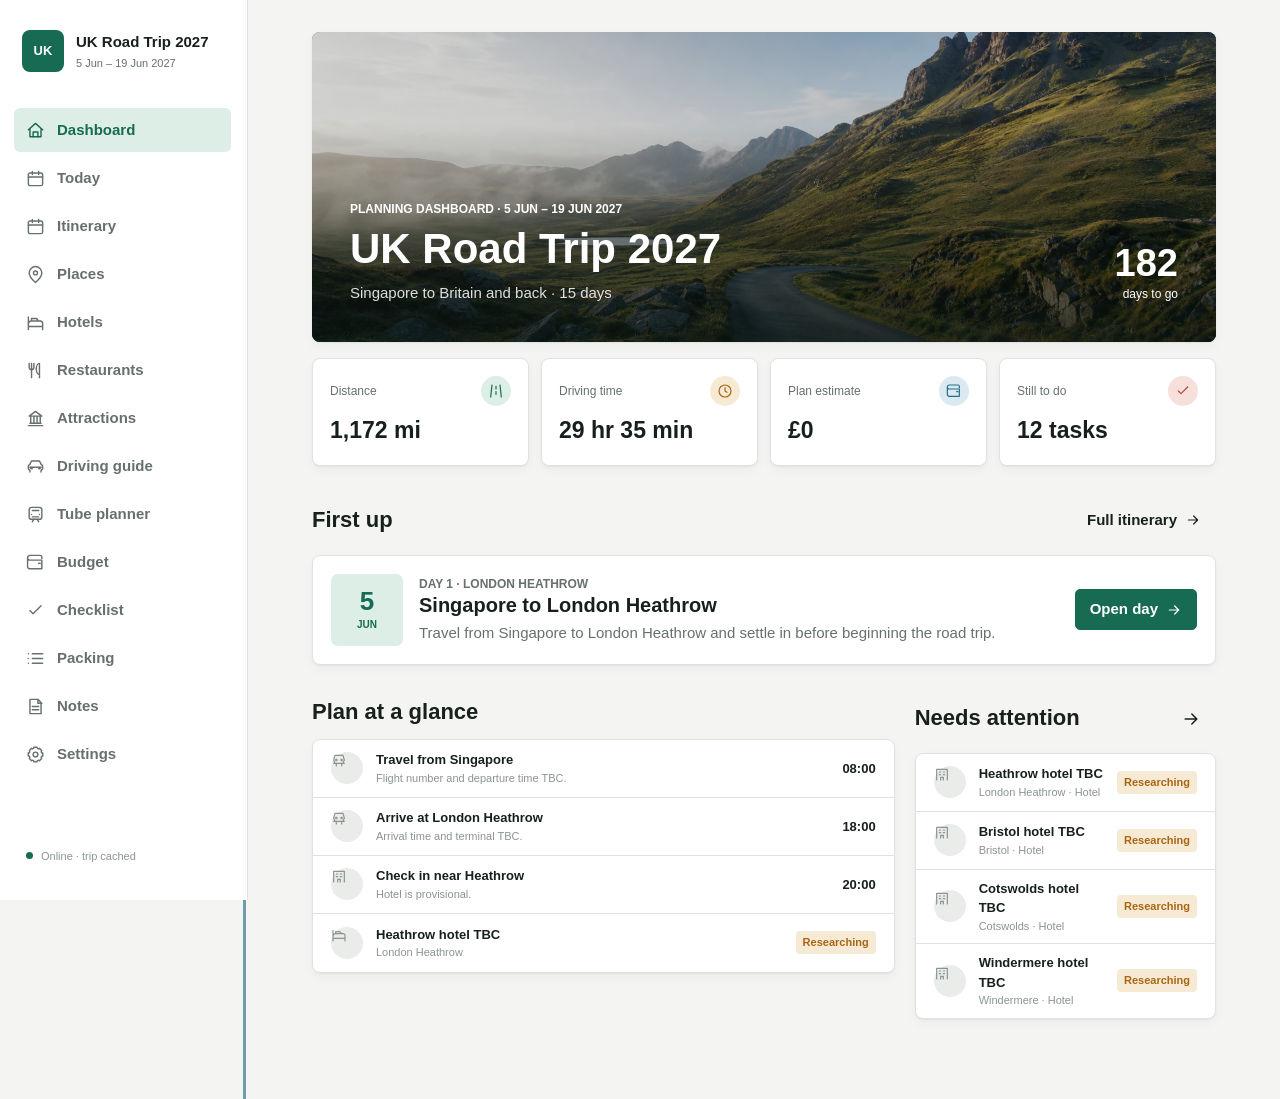
<file: index.html>
<!doctype html>
<html lang="en-GB">
<head>
  <meta charset="utf-8">
  <meta name="viewport" content="width=device-width, initial-scale=1, viewport-fit=cover">
  <meta name="theme-color" content="#f4f5f2">
  <meta name="description" content="A complete offline companion for UK Road Trip 2027.">
  <meta name="apple-mobile-web-app-capable" content="yes">
  <meta name="apple-mobile-web-app-status-bar-style" content="default">
  <meta name="apple-mobile-web-app-title" content="UK Road Trip">
  <link rel="manifest" href="manifest.webmanifest">
  <link rel="apple-touch-icon" href="assets/icons/icon-192.png">
  <link rel="icon" href="assets/icons/icon-192.png">
  <link rel="preload" href="assets/images/highlands-road.jpg" as="image" fetchpriority="high">
  <link rel="modulepreload" href="js/app.js">
  <link rel="stylesheet" href="css/tokens.css">
  <link rel="stylesheet" href="css/base.css">
  <link rel="stylesheet" href="css/app.css">
  <link rel="stylesheet" href="css/print.css">
  <title>UK Road Trip 2027</title>
</head>
<body>
  <a class="skip-link" href="#main">Skip to main content</a>
  <div id="app" class="app-shell" aria-busy="true">
    <aside class="sidebar" aria-label="Primary navigation">
      <a class="brand" href="#/dashboard" aria-label="UK Road Trip dashboard">
        <span class="brand-mark" aria-hidden="true">UK</span>
        <span><strong id="brand-name">UK Road Trip</strong><small id="brand-dates">Loading trip...</small></span>
      </a>
      <nav id="desktop-nav" class="desktop-nav"></nav>
      <div class="sidebar-footer">
        <span id="sync-status" class="sync-status"><span class="status-dot"></span> Checking connection</span>
      </div>
    </aside>

    <main id="main" class="main-content" tabindex="-1">
      <div class="loading-screen">
        <span class="loader" aria-hidden="true"></span>
        <p>Preparing your trip</p>
      </div>
    </main>

    <nav id="mobile-nav" class="mobile-nav" aria-label="Primary navigation"></nav>
  </div>

  <div id="toast-region" class="toast-region" aria-live="polite" aria-atomic="true"></div>
  <div id="modal-root"></div>
  <input id="file-import" type="file" accept="application/json,.json" hidden>
  <script type="module" src="js/app.js"></script>
</body>
</html>
</file>
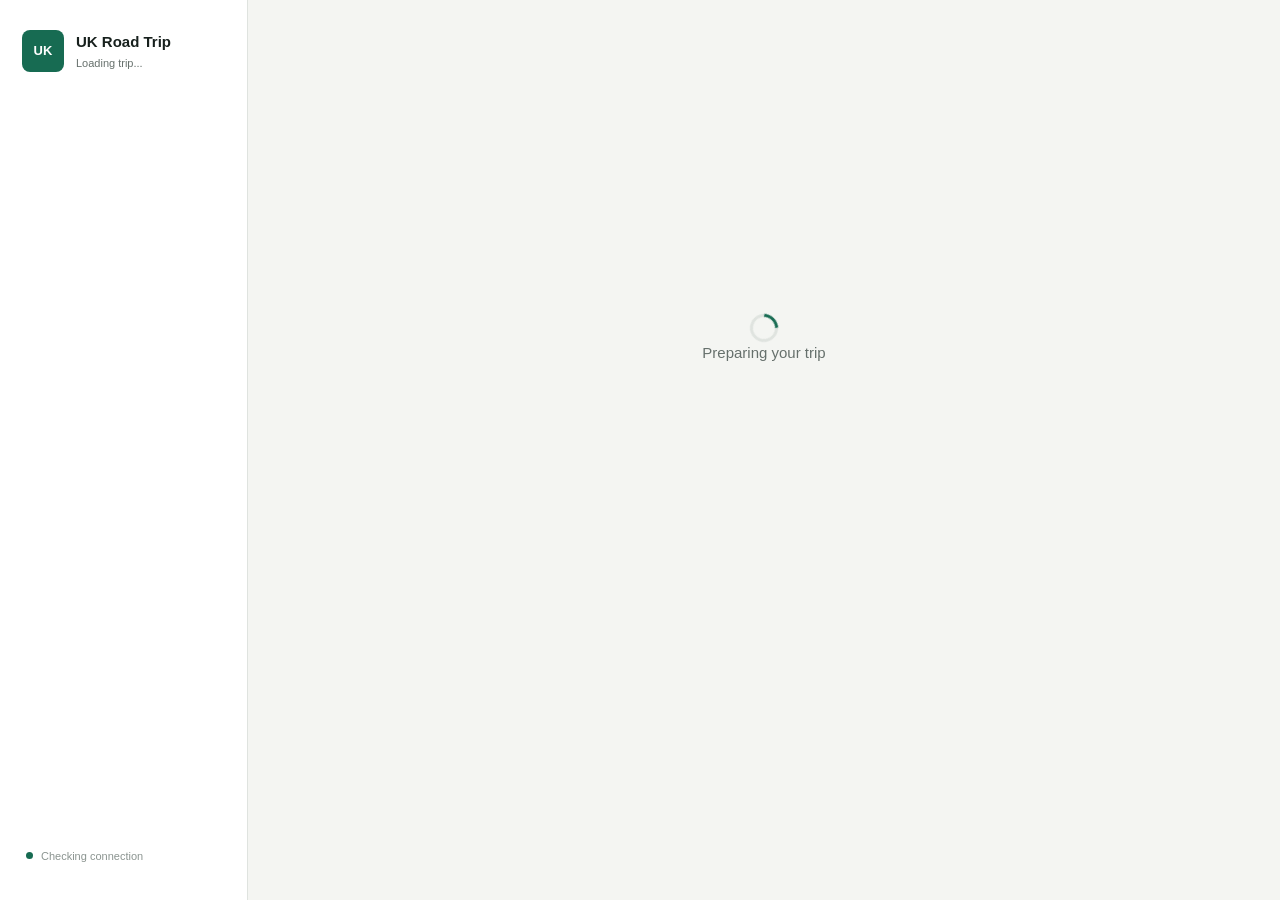
<file: src/recover.html>
<!doctype html>
<html lang="en-GB">
<head>
  <meta charset="utf-8">
  <meta name="viewport" content="width=device-width, initial-scale=1">
  <meta name="theme-color" content="#f4f5f2">
  <title>Refresh UK Road Trip</title>
  <style>
    :root { color-scheme: light dark; font-family: -apple-system, BlinkMacSystemFont, "Segoe UI", sans-serif; background: #f4f5f2; color: #17201d; }
    @media (prefers-color-scheme: dark) { :root { background: #141817; color: #f0f3f1; } .card { background: #1c211f; border-color: #323936; } }
    body { min-height: 100vh; display: grid; place-items: center; margin: 0; padding: 24px; }
    .card { width: min(100%, 520px); border: 1px solid #dfe3df; border-radius: 8px; background: #fff; padding: 28px; box-shadow: 0 12px 35px rgba(24, 34, 30, .12); }
    h1 { margin: 0 0 10px; font-size: 26px; }
    p { margin: 0 0 18px; color: #66706c; line-height: 1.5; }
    button, a { min-height: 44px; display: inline-flex; align-items: center; justify-content: center; border: 0; border-radius: 7px; background: #176b52; color: #fff; padding: 0 16px; font-weight: 750; text-decoration: none; cursor: pointer; }
    .muted { margin-top: 14px; font-size: 13px; }
  </style>
</head>
<body>
  <main class="card">
    <h1>Refreshing the travel app</h1>
    <p id="status">Clearing the old offline cache so the latest Dashboard can load.</p>
    <button id="retry" type="button" hidden>Open latest app</button>
    <p class="muted">This does not delete your exported files. It only removes this site’s old offline app shell from the browser.</p>
  </main>
  <script>
    const status = document.querySelector('#status');
    const retry = document.querySelector('#retry');
    const latestUrl = `./?recovered=${Date.now()}#/dashboard`;

    async function recover() {
      try {
        if ('serviceWorker' in navigator) {
          const registrations = await navigator.serviceWorker.getRegistrations();
          await Promise.all(registrations.map(registration => registration.unregister()));
        }
        if ('caches' in window) {
          const keys = await caches.keys();
          await Promise.all(keys.map(key => caches.delete(key)));
        }
        sessionStorage.setItem('ukrt:recovered', new Date().toISOString());
        status.textContent = 'Done. Opening the latest Dashboard now.';
        location.replace(latestUrl);
      } catch (error) {
        status.textContent = `Automatic refresh did not complete: ${error.message}`;
        retry.hidden = false;
      }
    }

    retry.addEventListener('click', () => location.assign(latestUrl));
    recover();
  </script>
</body>
</html>
</file>
<file: css/tokens.css>
/* Shared design tokens for light and dark application themes. */
:root {
  color-scheme: light;
  --font: -apple-system, BlinkMacSystemFont, "SF Pro Text", "Segoe UI", sans-serif;
  --font-display: -apple-system, BlinkMacSystemFont, "SF Pro Display", "Segoe UI", sans-serif;
  --bg: #f4f5f2;
  --surface: #ffffff;
  --surface-raised: #ffffff;
  --surface-muted: #e9ece8;
  --text: #17201d;
  --text-soft: #66706c;
  --text-faint: #8b9490;
  --line: #dfe3df;
  --line-strong: #cdd3ce;
  --green: #176b52;
  --green-soft: #dceee6;
  --amber: #a96513;
  --amber-soft: #f7ead5;
  --coral: #b8493d;
  --coral-soft: #f7dfdc;
  --sky: #276d89;
  --sky-soft: #dbeaf0;
  --purple: #68558e;
  --purple-soft: #e7e0f0;
  --shadow-sm: 0 1px 2px rgba(24, 34, 30, .06), 0 4px 12px rgba(24, 34, 30, .04);
  --shadow-md: 0 12px 35px rgba(24, 34, 30, .12);
  --radius-sm: 5px;
  --radius: 8px;
  --sidebar: 248px;
  --content: 1180px;
  --safe-bottom: env(safe-area-inset-bottom, 0px);
  --theme-transition: background-color .18s ease, color .18s ease, border-color .18s ease;
}

[data-theme="dark"] {
  color-scheme: dark;
  --bg: #141817;
  --surface: #1c211f;
  --surface-raised: #242a27;
  --surface-muted: #292f2c;
  --text: #f0f3f1;
  --text-soft: #adb7b2;
  --text-faint: #808984;
  --line: #323936;
  --line-strong: #444d48;
  --green: #6bc5a2;
  --green-soft: #1f3d33;
  --amber: #e2ad64;
  --amber-soft: #44351f;
  --coral: #e58b82;
  --coral-soft: #482c29;
  --sky: #79bdd7;
  --sky-soft: #203944;
  --purple: #b6a4d5;
  --purple-soft: #362e44;
  --shadow-sm: 0 1px 2px rgba(0, 0, 0, .2);
  --shadow-md: 0 18px 45px rgba(0, 0, 0, .38);
}
</file>
<file: css/base.css>
/* Element defaults, typography, controls and accessibility foundations. */
* { box-sizing: border-box; }
html { min-height: 100%; background: var(--bg); }
body { min-height: 100vh; margin: 0; background: var(--bg); color: var(--text); font-family: var(--font); font-size: 15px; line-height: 1.5; letter-spacing: 0; transition: var(--theme-transition); -webkit-font-smoothing: antialiased; }
button, input, select, textarea { font: inherit; letter-spacing: 0; }
button, a { -webkit-tap-highlight-color: transparent; }
button { color: inherit; }
a { color: inherit; text-decoration: none; }
img { display: block; max-width: 100%; }
h1, h2, h3, p { margin-top: 0; }
h1, h2, h3 { font-family: var(--font-display); letter-spacing: 0; }
h1 { margin-bottom: 8px; font-size: clamp(28px, 4vw, 42px); line-height: 1.08; }
h2 { margin-bottom: 16px; font-size: 22px; line-height: 1.2; }
h3 { margin-bottom: 8px; font-size: 16px; line-height: 1.3; }
:focus-visible { outline: 3px solid color-mix(in srgb, var(--sky), transparent 35%); outline-offset: 2px; }
::selection { background: var(--green-soft); }
.sr-only { position: absolute; width: 1px; height: 1px; overflow: hidden; clip: rect(0, 0, 0, 0); white-space: nowrap; }
.skip-link { position: fixed; top: 8px; left: 8px; z-index: 500; transform: translateY(-160%); border-radius: var(--radius-sm); background: var(--text); color: var(--bg); padding: 9px 13px; font-weight: 700; }
.skip-link:focus { transform: translateY(0); }
.muted { color: var(--text-soft); }
.subtle { color: var(--text-faint); }
.nowrap { white-space: nowrap; }
.stack { display: grid; gap: 16px; }
.icon { width: 20px; height: 20px; flex: 0 0 auto; fill: none; stroke: currentColor; stroke-width: 1.8; stroke-linecap: round; stroke-linejoin: round; }
.icon-sm { width: 16px; height: 16px; }

button { border: 0; cursor: pointer; }
.btn { min-height: 40px; display: inline-flex; align-items: center; justify-content: center; gap: 8px; padding: 8px 14px; border: 1px solid var(--line); border-radius: var(--radius-sm); background: var(--surface); color: var(--text); font-weight: 650; box-shadow: var(--shadow-sm); transition: transform .15s ease, border-color .15s ease, background .15s ease; }
.btn:hover { border-color: var(--line-strong); background: var(--surface-raised); }
.btn:active { transform: scale(.98); }
.btn-primary { border-color: var(--green); background: var(--green); color: #fff; box-shadow: none; }
.btn-primary:hover { border-color: var(--green); background: color-mix(in srgb, var(--green), #000 8%); }
[data-theme="dark"] .btn-primary { color: #10211a; }
.btn-danger { color: var(--coral); }
.btn-ghost { border-color: transparent; background: transparent; box-shadow: none; }
.icon-btn { width: 40px; height: 40px; display: inline-grid; place-items: center; border: 1px solid var(--line); border-radius: 50%; background: var(--surface); }
.button-row { display: flex; flex-wrap: wrap; align-items: center; gap: 10px; }

label { display: grid; gap: 6px; color: var(--text-soft); font-size: 13px; font-weight: 650; }
input, select, textarea { width: 100%; min-height: 42px; border: 1px solid var(--line-strong); border-radius: var(--radius-sm); background: var(--surface); color: var(--text); padding: 9px 11px; }
textarea { min-height: 96px; resize: vertical; }
input::placeholder, textarea::placeholder { color: var(--text-faint); }
.form-grid { display: grid; grid-template-columns: repeat(2, minmax(0, 1fr)); gap: 14px; }
.form-grid .full { grid-column: 1 / -1; }
.field-help { margin: 0; color: var(--text-faint); font-size: 12px; font-weight: 400; }

@media (max-width: 620px) {
  .form-grid { grid-template-columns: 1fr; }
  .form-grid .full { grid-column: auto; }
}

@media (prefers-reduced-motion: reduce) {
  *, *::before, *::after { scroll-behavior: auto !important; animation-duration: .01ms !important; transition-duration: .01ms !important; }
}

@media (forced-colors: active) {
  .status-dot, .progress-fill, .timeline-marker::after { forced-color-adjust: none; background: Highlight; }
  .btn-primary { border: 2px solid ButtonText; }
}
</file>
<file: css/app.css>
/* Responsive application shell, domain components and view layouts. */
.app-shell { min-height: 100vh; }
.sidebar { position: fixed; inset: 0 auto 0 0; z-index: 30; width: var(--sidebar); display: flex; flex-direction: column; border-right: 1px solid var(--line); background: color-mix(in srgb, var(--surface), transparent 4%); padding: 24px 14px; }
.brand { min-height: 54px; display: flex; align-items: center; gap: 12px; margin: 0 8px 30px; }
.brand-mark { width: 42px; height: 42px; display: grid; place-items: center; border-radius: 8px; background: var(--green); color: #fff; font-size: 13px; font-weight: 800; }
.brand strong, .brand small { display: block; }
.brand strong { font-size: 15px; }
.brand small { margin-top: 1px; color: var(--text-soft); font-size: 11px; }
.desktop-nav { min-height: 0; display: grid; align-content: start; flex: 1; gap: 4px; overflow-y: auto; padding-right: 2px; scrollbar-width: thin; }
.nav-link { min-height: 44px; display: flex; align-items: center; gap: 12px; border-radius: 6px; padding: 8px 12px; color: var(--text-soft); font-weight: 600; }
.nav-link:hover { background: var(--surface-muted); color: var(--text); }
.nav-link.active { background: var(--green-soft); color: var(--green); }
.nav-link .icon { width: 19px; height: 19px; }
.sidebar-footer { flex: 0 0 auto; padding: 12px; }
.sync-status { display: flex; align-items: center; gap: 8px; color: var(--text-faint); font-size: 11px; }
.status-dot { width: 7px; height: 7px; border-radius: 50%; background: var(--green); }
.sync-status.is-offline .status-dot { background: var(--amber); }
.main-content { min-width: 0; min-height: 100vh; margin-left: var(--sidebar); overflow-x: hidden; padding: 32px clamp(24px, 5vw, 64px) 80px; }
.page { width: min(100%, var(--content)); min-width: 0; margin: 0 auto; animation: page-in .25s ease both; }
@keyframes page-in { from { opacity: 0; transform: translateY(5px); } }
.page-header { display: flex; align-items: flex-end; justify-content: space-between; gap: 20px; margin-bottom: 28px; }
.page-eyebrow { margin-bottom: 5px; color: var(--green); font-size: 12px; font-weight: 800; text-transform: uppercase; }
.page-subtitle { max-width: 680px; margin-bottom: 0; color: var(--text-soft); }
.section-header { display: flex; align-items: center; justify-content: space-between; gap: 14px; margin: 34px 0 14px; }
.section-header h2 { margin: 0; }

.loading-screen { min-height: 70vh; display: grid; place-content: center; justify-items: center; color: var(--text-soft); }
.loader { width: 28px; height: 28px; border: 3px solid var(--line); border-top-color: var(--green); border-radius: 50%; animation: spin .8s linear infinite; }
@keyframes spin { to { transform: rotate(360deg); } }
.empty-state { min-height: 220px; display: grid; place-content: center; justify-items: center; gap: 10px; border: 1px dashed var(--line-strong); border-radius: var(--radius); color: var(--text-soft); text-align: center; padding: 28px; }
.empty-state .icon { width: 28px; height: 28px; }

.hero { position: relative; min-height: 310px; display: flex; align-items: flex-end; overflow: hidden; border-radius: var(--radius); background: #375648; color: #fff; box-shadow: var(--shadow-sm); }
.hero-image { position: absolute; inset: 0; width: 100%; height: 100%; object-fit: cover; }
.hero::after { content: ""; position: absolute; inset: 0; background: linear-gradient(0deg, rgba(10, 20, 16, .78) 0%, rgba(10, 20, 16, .16) 70%); }
.hero-content { position: relative; z-index: 1; width: 100%; display: flex; align-items: flex-end; justify-content: space-between; gap: 24px; padding: clamp(22px, 4vw, 38px); }
.hero-kicker { margin-bottom: 8px; font-size: 12px; font-weight: 750; text-transform: uppercase; }
.hero h1 { max-width: 660px; margin: 0; color: #fff; }
.hero-meta { margin: 10px 0 0; color: rgba(255,255,255,.86); }
.countdown { min-width: 104px; text-align: right; }
.countdown strong { display: block; font-size: 38px; line-height: 1; }
.countdown span { font-size: 12px; }

.metric-grid { display: grid; grid-template-columns: repeat(4, minmax(0, 1fr)); gap: 12px; margin-top: 16px; }
.metric { min-height: 108px; border: 1px solid var(--line); border-radius: var(--radius); background: var(--surface); padding: 17px; box-shadow: var(--shadow-sm); }
.metric-top { display: flex; align-items: center; justify-content: space-between; gap: 8px; color: var(--text-soft); font-size: 12px; }
.metric .metric-icon { width: 30px; height: 30px; display: grid; place-items: center; border-radius: 50%; }
.metric strong { display: block; margin-top: 12px; font-size: 23px; line-height: 1.1; }
.tone-green { background: var(--green-soft); color: var(--green); }
.tone-amber { background: var(--amber-soft); color: var(--amber); }
.tone-sky { background: var(--sky-soft); color: var(--sky); }
.tone-coral { background: var(--coral-soft); color: var(--coral); }
.tone-purple { background: var(--purple-soft); color: var(--purple); }

.dashboard-grid { min-width: 0; display: grid; grid-template-columns: minmax(0, 1.45fr) minmax(280px, .75fr); gap: 20px; }
.dashboard-grid > *, .settings-layout > * { min-width: 0; }
.travel-header { display: flex; align-items: flex-end; justify-content: space-between; gap: 20px; border-bottom: 1px solid var(--line); padding-bottom: 22px; }
.travel-summary { display: grid; grid-template-columns: repeat(3, minmax(0, 1fr)); margin: 18px 0 4px; overflow: hidden; border: 1px solid var(--line); border-radius: var(--radius); background: var(--surface); box-shadow: var(--shadow-sm); }
.travel-summary > div { min-width: 0; border-right: 1px solid var(--line); padding: 17px 19px; }
.travel-summary > div:last-child { border-right: 0; }
.travel-summary span, .travel-summary strong { display: block; overflow-wrap: anywhere; }
.travel-summary span { margin-bottom: 4px; color: var(--text-soft); font-size: 11px; }
.travel-summary strong { font-size: 16px; }
.today-grid { display: grid; grid-template-columns: minmax(0, 1.35fr) minmax(270px, .65fr); gap: 20px; }
.today-grid > * { min-width: 0; }
.contact-strip { display: grid; }
.contact-strip a { display: flex; align-items: center; justify-content: space-between; gap: 12px; min-height: 42px; border-bottom: 1px solid var(--line); }
.contact-strip a:last-child { border-bottom: 0; }
.contact-strip span { color: var(--text-soft); font-size: 12px; }
.contact-strip strong { color: var(--green); }
.driving-layout { display: grid; grid-template-columns: minmax(0, 1.4fr) minmax(260px, .6fr); gap: 20px; }
.driving-layout > * { min-width: 0; }
.drive-list { overflow: hidden; }
.drive-row { display: grid; grid-template-columns: 64px minmax(0, 1fr) auto 20px; align-items: center; gap: 14px; min-height: 70px; border-bottom: 1px solid var(--line); padding: 10px 14px; }
.drive-row:last-child { border-bottom: 0; }
.drive-row:hover { background: var(--surface-muted); }
.drive-day { color: var(--green); font-size: 12px; font-weight: 800; text-transform: uppercase; }
.drive-row strong, .drive-row span { display: block; }
.drive-row div > span { color: var(--text-soft); font-size: 11px; }
.drive-numbers { text-align: right; }
.emergency-number { display: flex; align-items: center; justify-content: space-between; gap: 12px; min-height: 45px; border-top: 1px solid var(--line); }
.emergency-number span { color: var(--text-soft); font-size: 12px; }
.emergency-number a, .emergency-number strong { color: var(--coral); font-size: 20px; }
.rule-grid { display: grid; grid-template-columns: repeat(2, minmax(0, 1fr)); gap: 12px; }
.rule-card { display: grid; grid-template-columns: 34px minmax(0, 1fr); gap: 12px; padding: 17px; }
.rule-card > span { color: var(--green); font-size: 12px; font-weight: 800; }
.rule-card p { margin: 0; color: var(--text-soft); font-size: 12px; }
.tube-notice { display: grid; grid-template-columns: 42px minmax(0, 1fr) auto; align-items: center; gap: 14px; border: 1px solid var(--line); border-radius: var(--radius); background: var(--surface); padding: 16px; box-shadow: var(--shadow-sm); }
.tube-notice > span { width: 42px; height: 42px; display: grid; place-items: center; border-radius: 50%; }
.tube-notice strong, .tube-notice p { display: block; margin: 0; }
.tube-notice p { color: var(--text-soft); font-size: 12px; }
.tube-list { display: grid; gap: 12px; }
.tube-journey { display: grid; grid-template-columns: 70px minmax(0, 1fr) auto; gap: 18px; padding: 18px; }
.tube-time strong, .tube-time span { display: block; }
.tube-time strong { font-size: 20px; }
.tube-time span { color: var(--text-soft); font-size: 11px; text-transform: uppercase; }
.tube-route { position: relative; display: grid; gap: 7px; }
.tube-route > div { display: flex; align-items: center; gap: 9px; }
.tube-route p, .tube-route small { margin: 0 0 0 18px; color: var(--text-soft); font-size: 12px; }
.tube-station-dot { width: 10px; height: 10px; flex: 0 0 auto; border: 2px solid var(--purple); border-radius: 50%; background: var(--surface); }
.tube-actions { display: flex; align-items: flex-start; gap: 4px; }
.tube-actions .icon-btn { width: 34px; height: 34px; border: 0; background: transparent; }
.panel { border: 1px solid var(--line); border-radius: var(--radius); background: var(--surface); box-shadow: var(--shadow-sm); }
.panel-header { display: flex; align-items: center; justify-content: space-between; gap: 12px; padding: 17px 18px; border-bottom: 1px solid var(--line); }
.panel-header h2, .panel-header h3 { margin: 0; font-size: 15px; }
.panel-body { padding: 18px; }
.next-day { display: grid; grid-template-columns: 72px 1fr auto; align-items: center; gap: 16px; padding: 18px; }
.date-tile { width: 72px; height: 72px; display: grid; place-content: center; border-radius: 7px; background: var(--green-soft); color: var(--green); text-align: center; }
.date-tile strong { font-size: 26px; line-height: 1; }
.date-tile span { margin-top: 3px; font-size: 10px; font-weight: 800; text-transform: uppercase; }
.next-day h2 { margin: 0 0 5px; font-size: 20px; }
.next-day p { margin: 0; color: var(--text-soft); }
.mini-list { display: grid; }
.mini-row { display: grid; grid-template-columns: 34px minmax(0, 1fr) auto; align-items: center; gap: 11px; min-height: 58px; border-bottom: 1px solid var(--line); padding: 9px 18px; }
.mini-row:last-child { border-bottom: 0; }
.mini-row-icon { width: 32px; height: 32px; display: grid; place-items: center; border-radius: 50%; background: var(--surface-muted); color: var(--text-soft); }
.mini-row strong, .mini-row span { overflow-wrap: anywhere; }
.mini-row strong { display: block; font-size: 13px; }
.mini-row span { display: block; color: var(--text-faint); font-size: 11px; }

.timeline { position: relative; display: grid; }
.route-overview { display: grid; grid-template-columns: repeat(3, minmax(0, 1fr)); gap: 12px; margin-bottom: 18px; }
.itinerary-toolbar { display: flex; align-items: center; justify-content: space-between; gap: 16px; margin-bottom: 12px; }
.day-pagination { display: flex; align-items: center; justify-content: space-between; min-height: 38px; margin-bottom: 12px; }
.day-pagination a { display: inline-flex; align-items: center; gap: 6px; color: var(--text-soft); font-size: 12px; font-weight: 700; }
.day-row { display: grid; grid-template-columns: 80px 30px minmax(0, 1fr) auto; gap: 12px; align-items: center; min-height: 94px; border-bottom: 1px solid var(--line); padding: 12px 16px; transition: background .15s ease; }
.day-row:hover { background: color-mix(in srgb, var(--surface-muted), transparent 45%); }
.day-row:last-child { border-bottom: 0; }
.day-date { text-align: center; color: var(--text-soft); }
.day-date strong { display: block; color: var(--text); font-size: 19px; }
.day-date span { font-size: 10px; font-weight: 750; text-transform: uppercase; }
.timeline-marker { position: relative; width: 26px; align-self: stretch; }
.timeline-marker::before { content: ""; position: absolute; left: 12px; top: -13px; bottom: -13px; width: 1px; background: var(--line-strong); }
.timeline-marker::after { content: ""; position: absolute; left: 8px; top: calc(50% - 4px); width: 9px; height: 9px; border: 2px solid var(--surface); border-radius: 50%; background: var(--green); box-shadow: 0 0 0 1px var(--green); }
.day-row:first-child .timeline-marker::before { top: 50%; }
.day-row:last-child .timeline-marker::before { bottom: 50%; }
.day-copy h3 { margin: 0 0 3px; }
.day-copy p { margin: 0; color: var(--text-soft); font-size: 13px; }
.day-stats { display: flex; gap: 14px; color: var(--text-faint); font-size: 12px; }
.day-stats span { display: inline-flex; align-items: center; gap: 5px; }

.filter-bar { display: flex; align-items: center; gap: 10px; margin-bottom: 18px; }
.search-wrap { position: relative; flex: 1; }
.search-wrap .icon { position: absolute; left: 12px; top: 11px; color: var(--text-faint); }
.search-wrap input { padding-left: 40px; }
.segmented { display: inline-flex; gap: 2px; overflow-x: auto; border: 1px solid var(--line); border-radius: 7px; background: var(--surface-muted); padding: 3px; }
.segment { min-height: 34px; padding: 5px 12px; border-radius: 5px; background: transparent; color: var(--text-soft); font-size: 12px; font-weight: 700; white-space: nowrap; }
.segment.active { background: var(--surface); color: var(--text); box-shadow: var(--shadow-sm); }
.place-grid { display: grid; grid-template-columns: repeat(3, minmax(0, 1fr)); gap: 14px; }
.place-card { min-width: 0; display: flex; flex-direction: column; border: 1px solid var(--line); border-radius: var(--radius); background: var(--surface); box-shadow: var(--shadow-sm); }
.place-card-head { display: flex; align-items: flex-start; justify-content: space-between; gap: 10px; padding: 17px 17px 11px; }
.place-type-icon { width: 38px; height: 38px; display: grid; place-items: center; border-radius: 7px; }
.place-card-body { flex: 1; padding: 0 17px 14px; }
.place-card h3 { margin: 0 0 3px; overflow-wrap: anywhere; }
.place-card p { margin: 0; color: var(--text-soft); font-size: 12px; overflow-wrap: anywhere; }
.place-card-foot { display: flex; align-items: center; justify-content: space-between; gap: 10px; min-height: 48px; border-top: 1px solid var(--line); padding: 9px 12px 9px 17px; }
.hotel-details { display: grid; gap: 8px; margin: 14px 0; }
.hotel-details span { color: var(--text); font-size: 12px; overflow-wrap: anywhere; }
.hotel-details small { display: block; margin-bottom: 1px; color: var(--text-faint); font-size: 10px; text-transform: uppercase; }
.tag { display: inline-flex; align-items: center; min-height: 23px; border-radius: 4px; padding: 3px 7px; background: var(--surface-muted); color: var(--text-soft); font-size: 10px; font-weight: 800; text-transform: capitalize; }
.tag.confirmed { background: var(--green-soft); color: var(--green); }
.tag.researching { background: var(--amber-soft); color: var(--amber); }
.tag.planned { background: var(--sky-soft); color: var(--sky); }
.card-actions { display: flex; gap: 3px; }
.card-actions .icon-btn { width: 34px; height: 34px; border: 0; background: transparent; }
.card-actions .icon-btn:hover { background: var(--surface-muted); }

.day-hero { display: grid; grid-template-columns: 1fr auto; gap: 20px; border-bottom: 1px solid var(--line); padding-bottom: 22px; }
.day-hero .button-row { justify-content: flex-end; }
.activity-list { position: relative; display: grid; gap: 0; }
.activity { display: grid; grid-template-columns: 64px 30px minmax(0, 1fr); gap: 12px; min-height: 92px; }
.activity-time { padding-top: 4px; color: var(--text-soft); font-size: 12px; font-weight: 700; text-align: right; }
.activity-line { position: relative; }
.activity-line::before { content: ""; position: absolute; left: 14px; top: 0; bottom: 0; width: 1px; background: var(--line-strong); }
.activity-line::after { content: ""; position: absolute; left: 9px; top: 8px; width: 11px; height: 11px; border: 3px solid var(--bg); border-radius: 50%; background: var(--sky); }
.activity:first-child .activity-line::before { top: 12px; }
.activity:last-child .activity-line::before { bottom: calc(100% - 12px); }
.activity-card { margin-bottom: 12px; border: 1px solid var(--line); border-radius: var(--radius); background: var(--surface); padding: 14px 16px; box-shadow: var(--shadow-sm); }
.activity-card-head { display: flex; align-items: flex-start; justify-content: space-between; gap: 12px; }
.activity-card h3 { margin: 0 0 4px; }
.activity-card p { margin: 0; color: var(--text-soft); font-size: 12px; }

.progress-track { height: 8px; overflow: hidden; border-radius: 4px; background: var(--surface-muted); }
.progress-fill { height: 100%; border-radius: 4px; background: var(--green); }
.budget-summary { display: grid; grid-template-columns: repeat(3, 1fr); gap: 14px; }
.budget-card { min-height: 125px; padding: 20px; }
.budget-card > span { color: var(--text-soft); font-size: 12px; }
.budget-card strong { display: block; margin: 7px 0 15px; font-size: 27px; }
.expense-table { width: 100%; border-collapse: collapse; }
.expense-table th { color: var(--text-faint); font-size: 10px; text-align: left; text-transform: uppercase; }
.expense-table th, .expense-table td { border-bottom: 1px solid var(--line); padding: 12px 10px; }
.expense-table tbody tr:last-child td { border-bottom: 0; }
.expense-table td:last-child, .expense-table th:last-child { text-align: right; }
.category-bar { display: grid; grid-template-columns: 100px minmax(80px, 1fr) 84px; align-items: center; gap: 12px; min-height: 38px; }
.category-bar strong { font-size: 12px; }
.category-bar span { color: var(--text-soft); font-size: 12px; text-align: right; }

.checklist-layout { display: grid; grid-template-columns: repeat(2, minmax(0, 1fr)); gap: 18px; }
.packing-progress { display: grid; gap: 10px; margin-bottom: 24px; border: 1px solid var(--line); border-radius: var(--radius); background: var(--surface); padding: 18px; box-shadow: var(--shadow-sm); }
.packing-progress > div:first-child { display: flex; align-items: center; justify-content: space-between; }
.packing-progress span { color: var(--text-soft); font-size: 12px; }
.packing-progress strong { font-size: 22px; }
.note-grid { display: grid; grid-template-columns: repeat(3, minmax(0, 1fr)); gap: 14px; }
.note-card { min-width: 0; padding: 17px; }
.note-card.pinned { border-top: 3px solid var(--green); }
.note-card-head { display: flex; align-items: center; justify-content: space-between; gap: 12px; margin-bottom: 13px; }
.note-card h3 { overflow-wrap: anywhere; }
.note-card p { min-height: 72px; margin-bottom: 18px; color: var(--text-soft); font-size: 13px; white-space: pre-wrap; overflow-wrap: anywhere; }
.note-card footer { display: flex; align-items: center; justify-content: space-between; gap: 10px; border-top: 1px solid var(--line); padding-top: 11px; color: var(--text-faint); font-size: 11px; }
.note-card footer a { display: inline-flex; align-items: center; gap: 5px; color: var(--green); }
.checklist { overflow: hidden; }
.check-row { display: grid; grid-template-columns: 24px 1fr 34px; align-items: center; gap: 10px; min-height: 52px; border-bottom: 1px solid var(--line); padding: 8px 12px 8px 18px; }
.check-row:last-child { border-bottom: 0; }
.check-row input { width: 19px; min-height: 19px; accent-color: var(--green); }
.check-row label { color: var(--text); font-size: 13px; font-weight: 500; cursor: pointer; }
.check-row.done label { color: var(--text-faint); text-decoration: line-through; }
.check-row .icon-btn { width: 32px; height: 32px; border: 0; background: transparent; color: var(--text-faint); }

.settings-layout { display: grid; grid-template-columns: minmax(0, 1fr) 320px; gap: 20px; }
.settings-section { padding: 20px; }
.setting-row { display: flex; align-items: center; justify-content: space-between; gap: 20px; min-height: 60px; border-bottom: 1px solid var(--line); }
.setting-row:last-child { border-bottom: 0; }
.setting-row strong, .setting-row span { display: block; }
.setting-row span { color: var(--text-soft); font-size: 12px; }
.toggle { position: relative; width: 46px; height: 26px; flex: 0 0 auto; border-radius: 13px; background: var(--line-strong); padding: 0; }
.toggle::after { content: ""; position: absolute; top: 3px; left: 3px; width: 20px; height: 20px; border-radius: 50%; background: #fff; box-shadow: 0 1px 3px rgba(0,0,0,.25); transition: transform .2s ease; }
.toggle.on { background: var(--green); }
.toggle.on::after { transform: translateX(20px); }
.json-editor { min-height: 430px; font: 12px/1.55 ui-monospace, SFMono-Regular, Menlo, monospace; tab-size: 2; }
.data-health { display: grid; gap: 12px; }
.health-item { display: flex; align-items: center; justify-content: space-between; gap: 12px; color: var(--text-soft); font-size: 12px; }
.health-item strong { color: var(--text); }
.settings-links { display: grid; }
.settings-links a { display: grid; grid-template-columns: 20px minmax(0, 1fr) 16px; align-items: center; gap: 10px; min-height: 42px; border-bottom: 1px solid var(--line); color: var(--text-soft); font-size: 13px; font-weight: 650; }
.settings-links a:last-child { border-bottom: 0; }
.settings-links a:hover { color: var(--green); }

.modal-backdrop { position: fixed; inset: 0; z-index: 100; display: grid; place-items: center; background: rgba(12, 18, 15, .48); padding: 18px; backdrop-filter: blur(5px); }
.modal { width: min(100%, 620px); max-height: min(88vh, 820px); overflow: auto; border: 1px solid var(--line); border-radius: var(--radius); background: var(--surface); box-shadow: var(--shadow-md); }
.modal-header, .modal-footer { position: sticky; z-index: 1; display: flex; align-items: center; justify-content: space-between; gap: 12px; background: var(--surface); padding: 15px 18px; }
.modal-header { top: 0; border-bottom: 1px solid var(--line); }
.modal-header h2 { margin: 0; font-size: 18px; }
.modal-header .icon-btn { border: 0; background: transparent; }
.modal-body { padding: 20px 18px; }
.modal-footer { bottom: 0; justify-content: flex-end; border-top: 1px solid var(--line); }

.toast-region { position: fixed; right: 22px; bottom: 22px; z-index: 200; display: grid; gap: 8px; }
.toast { max-width: 360px; display: flex; align-items: center; gap: 10px; border: 1px solid var(--line); border-radius: 7px; background: var(--text); color: var(--bg); padding: 11px 14px; box-shadow: var(--shadow-md); font-size: 13px; animation: toast-in .2s ease both; }
@keyframes toast-in { from { opacity: 0; transform: translateY(8px); } }
.mobile-nav { display: none; }

@supports (padding: max(0px)) {
  .mobile-nav { padding-bottom: max(7px, var(--safe-bottom)); }
}

@media (max-width: 980px) {
  :root { --sidebar: 208px; }
  .place-grid { grid-template-columns: repeat(2, minmax(0, 1fr)); }
  .note-grid { grid-template-columns: repeat(2, minmax(0, 1fr)); }
  .metric-grid { grid-template-columns: repeat(2, minmax(0, 1fr)); }
  .dashboard-grid, .settings-layout, .today-grid, .driving-layout { grid-template-columns: 1fr; }
}

@media (max-width: 760px) {
  .sidebar { display: none; }
  .main-content { margin-left: 0; padding: 22px 16px calc(94px + var(--safe-bottom)); }
  .page-header { align-items: flex-start; margin-bottom: 22px; }
  .page-header .button-row { flex: 0 0 auto; }
  .mobile-nav { position: fixed; inset: auto 0 0; z-index: 50; display: grid; grid-template-columns: repeat(5, 1fr); border-top: 1px solid var(--line); background: color-mix(in srgb, var(--surface), transparent 5%); padding: 7px 5px calc(7px + var(--safe-bottom)); backdrop-filter: blur(18px); }
  .mobile-nav .nav-link { min-width: 0; min-height: 49px; display: grid; place-items: center; gap: 1px; padding: 3px; border-radius: 5px; font-size: 9px; }
  .mobile-nav .nav-link .icon { width: 20px; height: 20px; }
  .hero { min-height: 270px; }
  .hero-content { display: block; }
  .countdown { display: none; }
  .day-row { grid-template-columns: 62px 22px minmax(0, 1fr); padding: 10px 8px; }
  .day-stats { grid-column: 3; }
  .timeline-marker { width: 20px; }
  .timeline-marker::before { left: 9px; }
  .timeline-marker::after { left: 5px; }
  .filter-bar { align-items: stretch; flex-direction: column; }
  .segmented { width: 100%; }
  .segment { flex: 1; }
  .checklist-layout { grid-template-columns: 1fr; }
  .toast-region { right: 12px; bottom: calc(78px + var(--safe-bottom)); left: 12px; }
  .toast { max-width: none; }
}

@media (max-width: 560px) {
  h1 { font-size: 30px; }
  .page-header { gap: 12px; }
  .page-header .button-row .btn span { display: none; }
  .metric-grid { gap: 9px; }
  .metric { min-height: 100px; padding: 14px; }
  .metric strong { font-size: 20px; }
  .next-day { grid-template-columns: 62px minmax(0, 1fr); padding: 14px; }
  .next-day .btn { grid-column: 1 / -1; }
  .date-tile { width: 62px; height: 62px; }
  .place-grid { grid-template-columns: 1fr; }
  .note-grid { grid-template-columns: 1fr; }
  .budget-summary { grid-template-columns: 1fr; }
  .expense-table { max-width: 100%; display: block; overflow-x: auto; white-space: nowrap; }
  .day-hero { grid-template-columns: 1fr; }
  .day-hero .button-row { justify-content: flex-start; }
  .activity { grid-template-columns: 45px 20px minmax(0, 1fr); gap: 8px; }
  .activity-line::before { left: 9px; }
  .activity-line::after { left: 4px; }
  .category-bar { grid-template-columns: 82px minmax(60px, 1fr) 68px; gap: 8px; }
  .travel-header { align-items: flex-start; }
  .travel-header .btn span { display: none; }
  .travel-summary { grid-template-columns: 1fr; }
  .travel-summary > div { border-right: 0; border-bottom: 1px solid var(--line); }
  .travel-summary > div:last-child { border-bottom: 0; }
  .route-overview { grid-template-columns: 1fr; }
  .itinerary-toolbar { align-items: stretch; flex-direction: column; }
  .rule-grid { grid-template-columns: 1fr; }
  .drive-row { grid-template-columns: 48px minmax(0, 1fr) auto; }
  .drive-row > .icon { display: none; }
  .tube-notice { grid-template-columns: 36px minmax(0, 1fr); }
  .tube-notice .btn { grid-column: 1 / -1; }
  .tube-journey { grid-template-columns: 55px minmax(0, 1fr); gap: 10px; }
  .tube-actions { grid-column: 2; }
  .setting-row { align-items: flex-start; flex-direction: column; }
  .setting-row .segmented { width: 100%; }
}
</file>
<file: css/print.css>
/* Paper-first layouts for itinerary, day, budget and guide printing. */
@media print {
  @page { size: A4; margin: 14mm; }
  :root { color-scheme: light; --bg: #fff; --surface: #fff; --text: #111; --text-soft: #444; --text-faint: #666; --line: #bbb; --green: #155c48; }
  body { background: #fff; color: #111; font-size: 10pt; }
  .sidebar, .mobile-nav, .toast-region, #modal-root, .skip-link, button, .btn, .filter-bar, .itinerary-toolbar, .day-pagination { display: none !important; }
  .main-content { margin: 0; overflow: visible; padding: 0; }
  .page { width: 100%; max-width: none; animation: none; }
  .page-header, .day-hero, .travel-header { margin-bottom: 8mm; border-bottom: 1px solid #999; padding-bottom: 4mm; }
  h1 { font-size: 23pt; }
  h2 { font-size: 15pt; }
  .hero { min-height: 0; display: block; background: none; color: #111; box-shadow: none; }
  .hero-image, .hero::after, .countdown { display: none; }
  .hero-content { display: block; padding: 0 0 5mm; color: #111; }
  .hero h1, .hero-meta { color: #111; }
  .panel, .metric, .place-card, .tube-notice, .packing-progress { box-shadow: none; }
  .metric-grid, .route-overview { grid-template-columns: repeat(4, 1fr); }
  .dashboard-grid, .today-grid, .driving-layout, .settings-layout { grid-template-columns: 1fr; }
  .place-grid, .note-grid, .rule-grid, .checklist-layout { grid-template-columns: repeat(2, 1fr); }
  .day-row, .activity, .place-card, .expense-table tr, .tube-journey, .rule-card, .note-card { break-inside: avoid; }
  .day-row { min-height: 18mm; }
  .activity-card { box-shadow: none; }
  a { color: #111; text-decoration: none; }
  a[href^="http"]::after { content: " (" attr(href) ")"; color: #555; font-size: 8pt; overflow-wrap: anywhere; }
  .settings-layout, .json-editor { display: none; }
}
</file>
